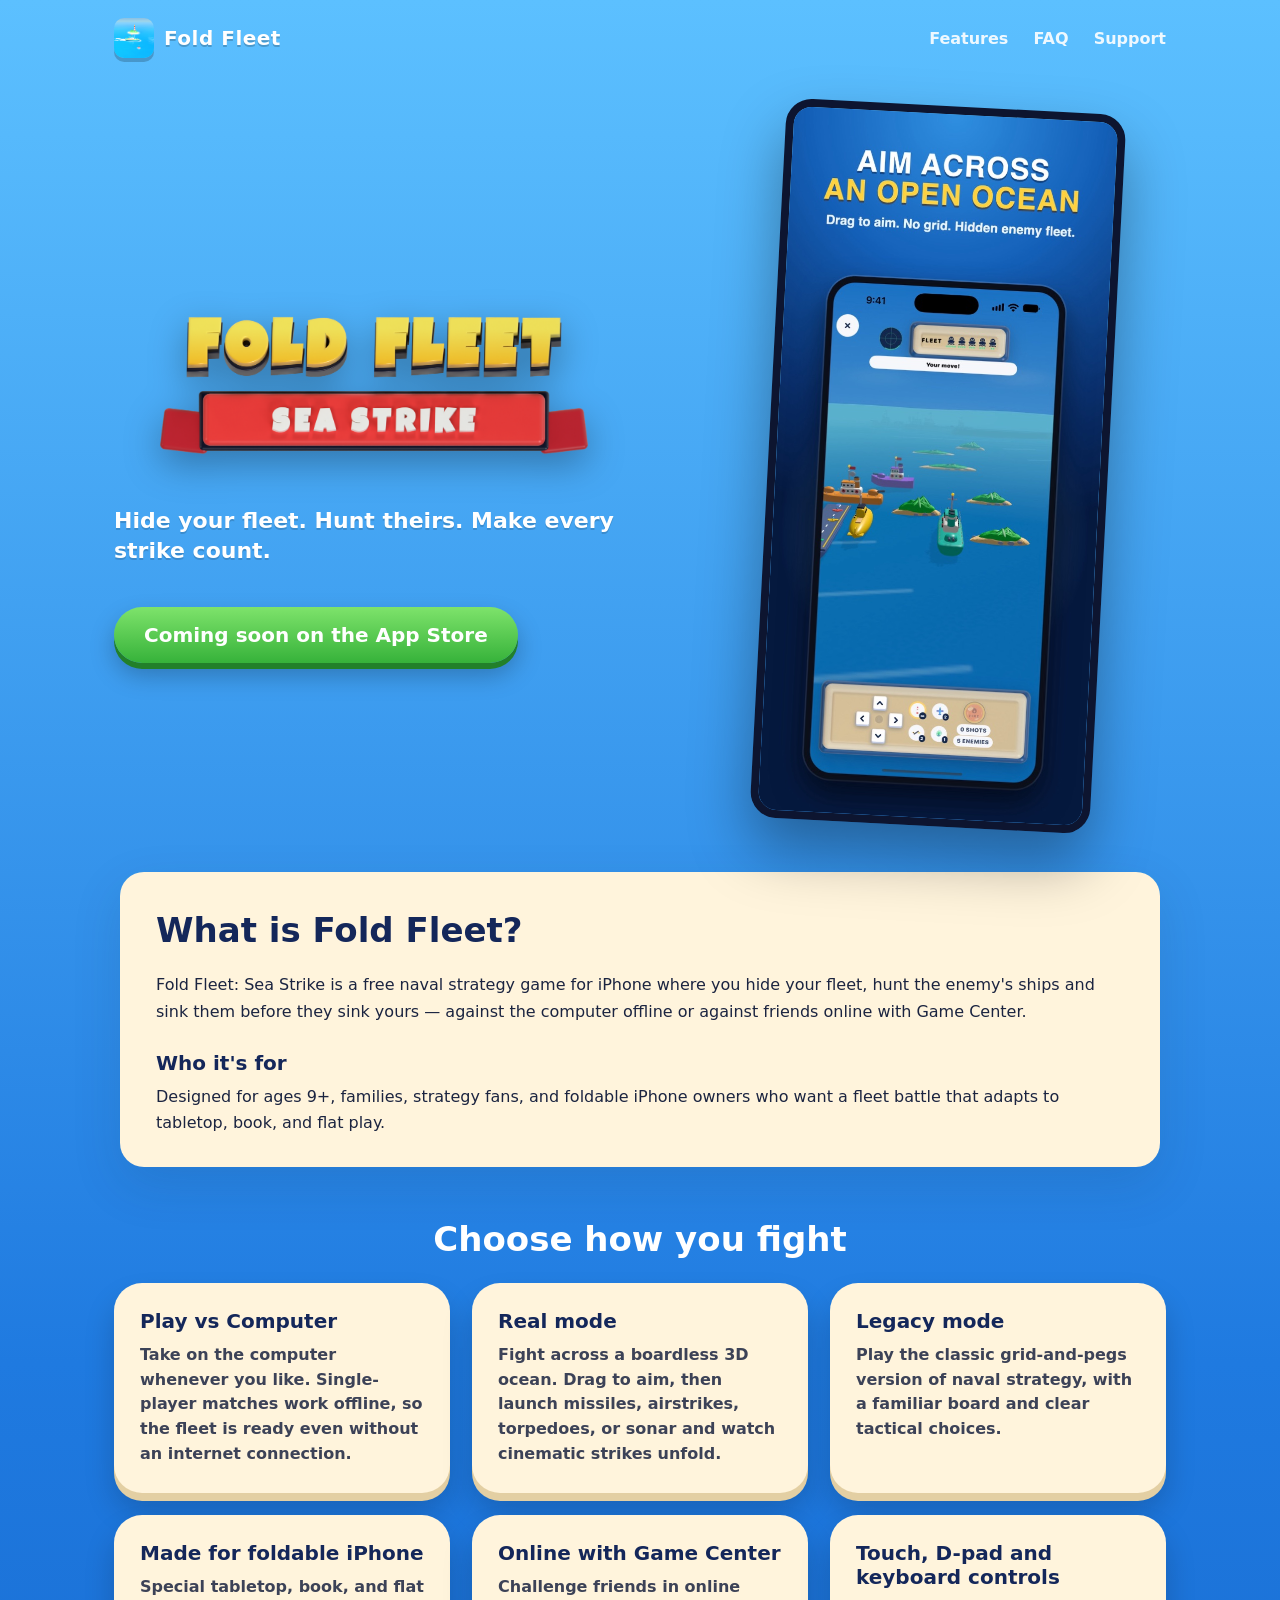
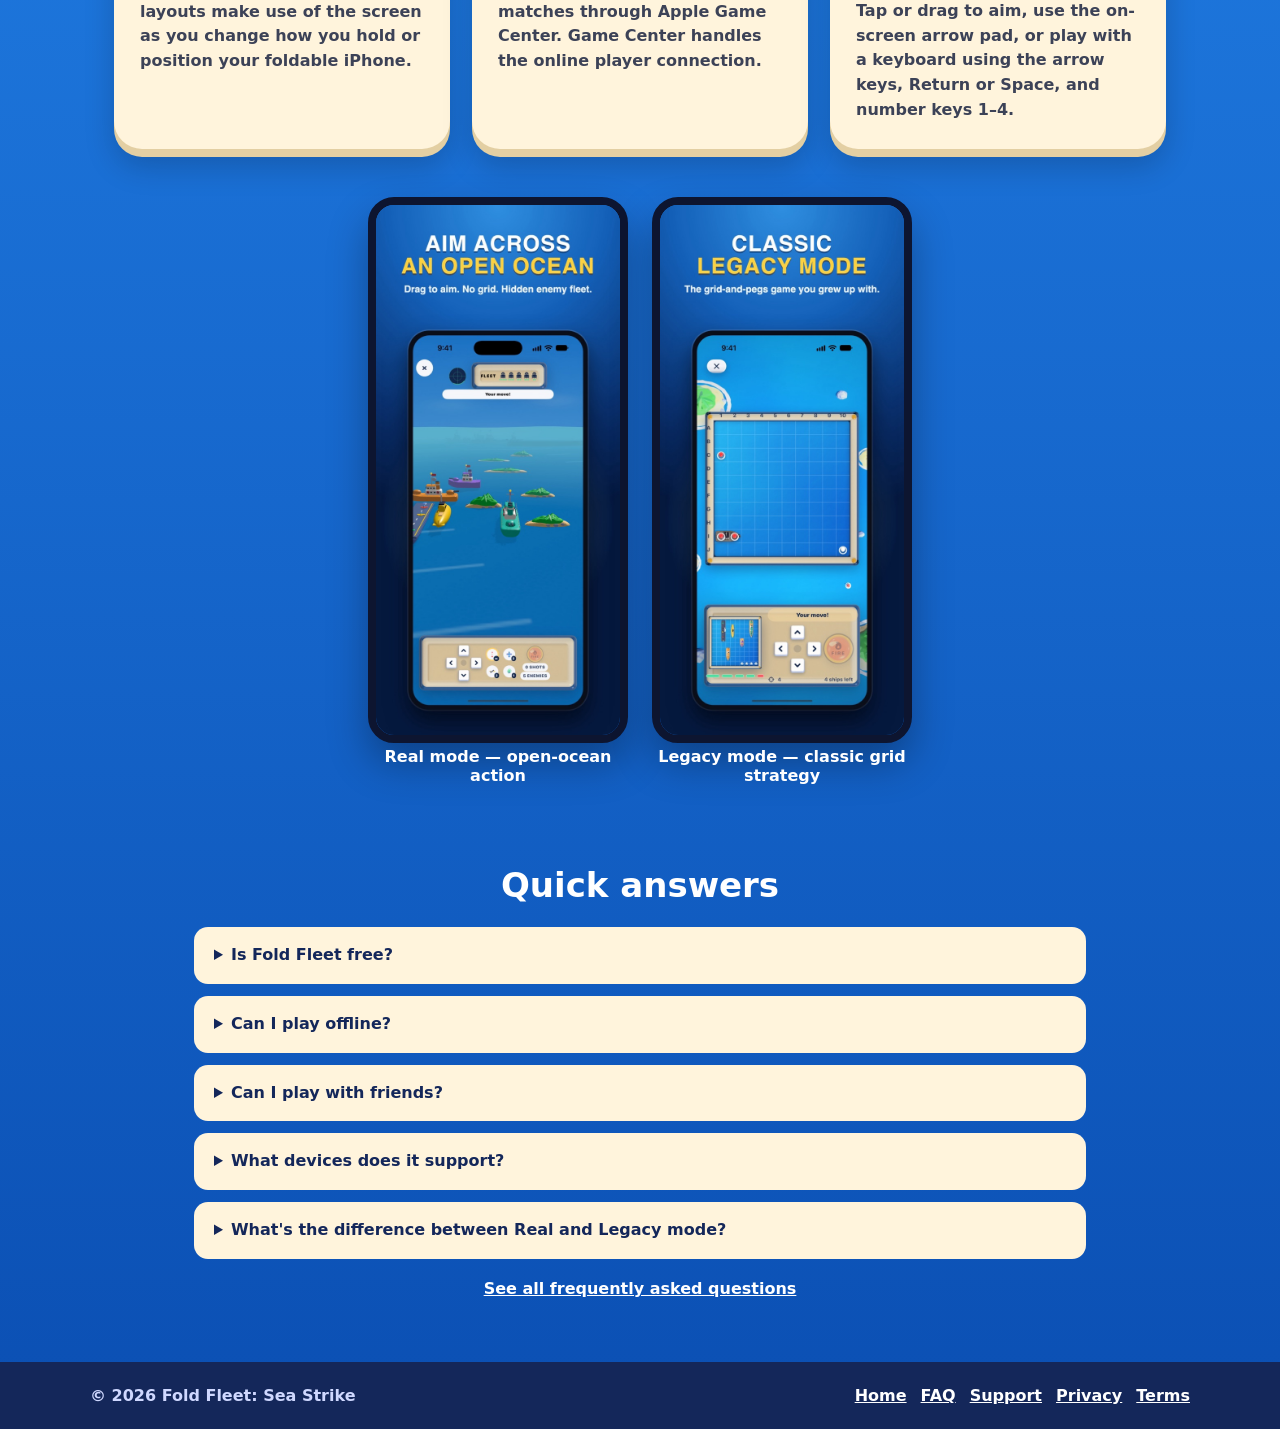
<file: index.html>
<!doctype html>
<html lang="en">
<head>
  <meta charset="utf-8">
  <meta name="viewport" content="width=device-width, initial-scale=1">
  <title>Fold Fleet: Sea Strike — Naval Strategy for iPhone</title>
  <meta name="description" content="Fold Fleet: Sea Strike is a free iPhone naval strategy game with offline computer play, online Game Center matches, Real 3D ocean battles and classic grid mode.">
  <link rel="canonical" href="https://thoufeekx.github.io/foldfleet/">
  <link rel="icon" href="assets/icon.png" type="image/png">
  <link rel="stylesheet" href="style.css">
  <meta property="og:type" content="website">
  <meta property="og:site_name" content="Fold Fleet: Sea Strike">
  <meta property="og:title" content="Fold Fleet: Sea Strike — Naval Strategy for iPhone">
  <meta property="og:description" content="A free iPhone naval strategy game with offline computer play, online Game Center matches, Real 3D ocean battles and classic grid mode.">
  <meta property="og:url" content="https://thoufeekx.github.io/foldfleet/">
  <meta property="og:image" content="https://thoufeekx.github.io/foldfleet/assets/hero.png">
  <meta property="og:image:alt" content="Fold Fleet: Sea Strike">
  <meta name="twitter:card" content="summary_large_image">
  <meta name="twitter:title" content="Fold Fleet: Sea Strike — Naval Strategy for iPhone">
  <meta name="twitter:description" content="A free iPhone naval strategy game with offline computer play, online Game Center matches, Real 3D ocean battles and classic grid mode.">
  <meta name="twitter:image" content="https://thoufeekx.github.io/foldfleet/assets/hero.png">
  <script type="application/ld+json">
  {
    "@context": "https://schema.org",
    "@graph": [
      {
        "@type": "WebSite",
        "@id": "https://thoufeekx.github.io/foldfleet/#website",
        "url": "https://thoufeekx.github.io/foldfleet/",
        "name": "Fold Fleet: Sea Strike",
        "publisher": {
          "@id": "https://thoufeekx.github.io/foldfleet/#person"
        }
      },
      {
        "@type": "Person",
        "@id": "https://thoufeekx.github.io/foldfleet/#person",
        "name": "Thoufeek Baber"
      },
      {
        "@type": "MobileApplication",
        "@id": "https://thoufeekx.github.io/foldfleet/#app",
        "name": "Fold Fleet: Sea Strike",
        "operatingSystem": "iOS 17.0 or later",
        "applicationCategory": "GameApplication",
        "genre": "Strategy",
        "description": "Fold Fleet: Sea Strike is a free naval strategy game for iPhone where you hide your fleet, hunt the enemy's ships and sink them before they sink yours — against the computer offline or against friends online with Game Center.",
        "offers": {
          "@type": "Offer",
          "price": 0,
          "priceCurrency": "USD"
        },
        "author": {
          "@id": "https://thoufeekx.github.io/foldfleet/#person"
        },
        "publisher": {
          "@id": "https://thoufeekx.github.io/foldfleet/#person"
        },
        "screenshot": [
          "https://thoufeekx.github.io/foldfleet/assets/shot-real.jpg",
          "https://thoufeekx.github.io/foldfleet/assets/shot-legacy.jpg"
        ]
      },
      {
        "@type": "FAQPage",
        "@id": "https://thoufeekx.github.io/foldfleet/#faq",
        "about": {
          "@id": "https://thoufeekx.github.io/foldfleet/#app"
        },
        "mainEntity": [
          {
            "@type": "Question",
            "name": "Is Fold Fleet free?",
            "acceptedAnswer": {
              "@type": "Answer",
              "text": "Yes, it's free to download and play."
            }
          },
          {
            "@type": "Question",
            "name": "Can I play offline?",
            "acceptedAnswer": {
              "@type": "Answer",
              "text": "Yes. Play vs Computer works without an internet connection."
            }
          },
          {
            "@type": "Question",
            "name": "Can I play with friends?",
            "acceptedAnswer": {
              "@type": "Answer",
              "text": "Yes, online matches use Apple Game Center."
            }
          },
          {
            "@type": "Question",
            "name": "What devices does it support?",
            "acceptedAnswer": {
              "@type": "Answer",
              "text": "iPhone with iOS 17 or later, with special layouts for foldable iPhone in tabletop, book and flat positions."
            }
          },
          {
            "@type": "Question",
            "name": "What's the difference between Real and Legacy mode?",
            "acceptedAnswer": {
              "@type": "Answer",
              "text": "Legacy is the classic grid with pegs. Real hides the grid: you aim across an open 3D ocean and watch cinematic strikes."
            }
          }
        ]
      }
    ]
  }
  </script>
</head>
<body>
  <header class="nav">
    <a class="brand" href="index.html">
      <img src="assets/icon.png" alt="" width="40" height="40">
      <span>Fold Fleet</span>
    </a>
    <nav aria-label="Main navigation">
      <a href="index.html#features">Features</a>
      <a href="faq.html">FAQ</a>
      <a href="support.html">Support</a>
    </nav>
  </header>

  <main>
    <section class="hero">
      <div class="hero-copy">
        <img class="logo" src="assets/logo.png" alt="Fold Fleet: Sea Strike">
        <p class="tag">Hide your fleet. Hunt theirs. Make every strike count.</p>
        <span class="cta">Coming soon on the App Store</span>
      </div>
      <figure class="hero-shot">
        <img src="assets/shot-real.jpg" alt="Fold Fleet Real mode App Store image showing ships on an open 3D ocean">
      </figure>
    </section>

    <section class="intro">
      <h2>What is Fold Fleet?</h2>
      <p>Fold Fleet: Sea Strike is a free naval strategy game for iPhone where you hide your fleet, hunt the enemy's ships and sink them before they sink yours — against the computer offline or against friends online with Game Center.</p>
      <h3>Who it's for</h3>
      <p>Designed for ages 9+, families, strategy fans, and foldable iPhone owners who want a fleet battle that adapts to tabletop, book, and flat play.</p>
    </section>

    <section class="features" id="features">
      <h2>Choose how you fight</h2>
      <div class="cards">
        <article class="card">
          <h3>Play vs Computer</h3>
          <p>Take on the computer whenever you like. Single-player matches work offline, so the fleet is ready even without an internet connection.</p>
        </article>
        <article class="card">
          <h3>Real mode</h3>
          <p>Fight across a boardless 3D ocean. Drag to aim, then launch missiles, airstrikes, torpedoes, or sonar and watch cinematic strikes unfold.</p>
        </article>
        <article class="card">
          <h3>Legacy mode</h3>
          <p>Play the classic grid-and-pegs version of naval strategy, with a familiar board and clear tactical choices.</p>
        </article>
        <article class="card">
          <h3>Made for foldable iPhone</h3>
          <p>Special tabletop, book, and flat layouts make use of the screen as you change how you hold or position your foldable iPhone.</p>
        </article>
        <article class="card">
          <h3>Online with Game Center</h3>
          <p>Challenge friends in online matches through Apple Game Center. Game Center handles the online player connection.</p>
        </article>
        <article class="card">
          <h3>Touch, D-pad and keyboard controls</h3>
          <p>Tap or drag to aim, use the on-screen arrow pad, or play with a keyboard using the arrow keys, Return or Space, and number keys 1–4.</p>
        </article>
      </div>
    </section>

    <section class="shots" aria-label="Game modes">
      <figure>
        <img src="assets/shot-real.jpg" alt="App Store preview of Fold Fleet Real mode, with ships on a 3D ocean">
        <figcaption>Real mode — open-ocean action</figcaption>
      </figure>
      <figure>
        <img src="assets/shot-legacy.jpg" alt="App Store preview of Fold Fleet Legacy mode, showing the classic grid and pegs">
        <figcaption>Legacy mode — classic grid strategy</figcaption>
      </figure>
    </section>

    <section class="faq-preview">
      <h2>Quick answers</h2>
      <div class="faq-list">
        <details>
          <summary>Is Fold Fleet free?</summary>
          <p>Yes, it's free to download and play.</p>
        </details>
        <details>
          <summary>Can I play offline?</summary>
          <p>Yes. Play vs Computer works without an internet connection.</p>
        </details>
        <details>
          <summary>Can I play with friends?</summary>
          <p>Yes, online matches use Apple Game Center.</p>
        </details>
        <details>
          <summary>What devices does it support?</summary>
          <p>iPhone with iOS 17 or later, with special layouts for foldable iPhone in tabletop, book and flat positions.</p>
        </details>
        <details>
          <summary>What's the difference between Real and Legacy mode?</summary>
          <p>Legacy is the classic grid with pegs. Real hides the grid: you aim across an open 3D ocean and watch cinematic strikes.</p>
        </details>
      </div>
      <p class="more-faq"><a href="faq.html">See all frequently asked questions</a></p>
    </section>
  </main>

  <footer class="site-footer">
    <span>© 2026 Fold Fleet: Sea Strike</span>
    <nav aria-label="Footer navigation">
      <a href="index.html">Home</a>
      <a href="faq.html">FAQ</a>
      <a href="support.html">Support</a>
      <a href="privacy.html">Privacy</a>
      <a href="terms.html">Terms</a>
    </nav>
  </footer>
</body>
</html>
</file>
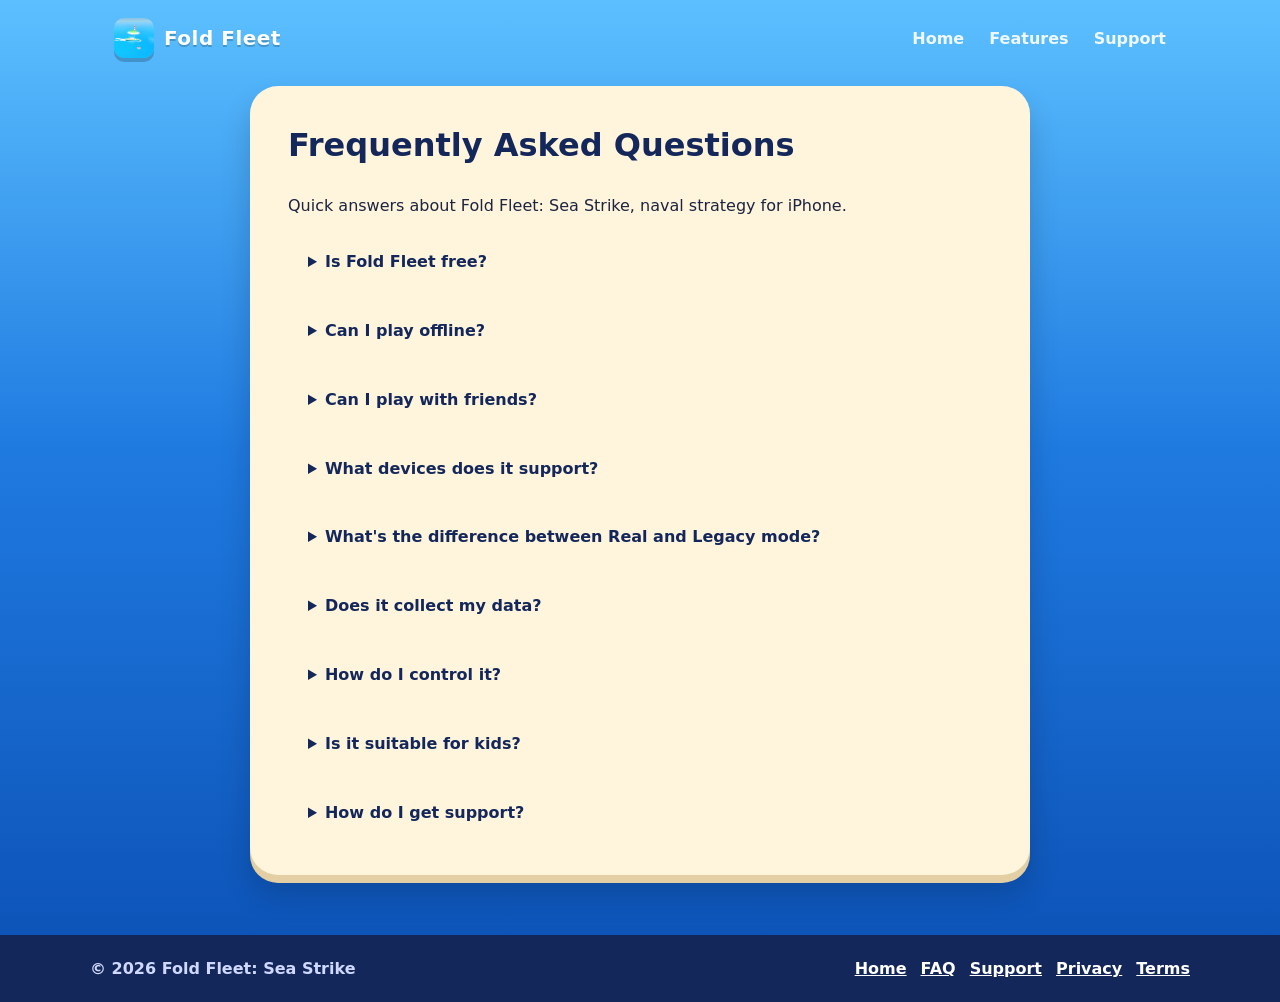
<file: faq.html>
<!doctype html>
<html lang="en">
<head>
  <meta charset="utf-8">
  <meta name="viewport" content="width=device-width, initial-scale=1">
  <title>FAQ — Fold Fleet: Sea Strike</title>
  <meta name="description" content="Answers about Fold Fleet: Sea Strike, including free and offline play, Game Center multiplayer, iPhone support, game modes, privacy, controls, and help.">
  <link rel="canonical" href="https://thoufeekx.github.io/foldfleet/faq.html">
  <link rel="icon" href="assets/icon.png" type="image/png">
  <link rel="stylesheet" href="style.css">
  <meta property="og:type" content="website">
  <meta property="og:site_name" content="Fold Fleet: Sea Strike">
  <meta property="og:title" content="FAQ — Fold Fleet: Sea Strike">
  <meta property="og:description" content="Answers about free and offline play, Game Center multiplayer, iPhone support, game modes, privacy, controls, and help.">
  <meta property="og:url" content="https://thoufeekx.github.io/foldfleet/faq.html">
  <meta property="og:image" content="https://thoufeekx.github.io/foldfleet/assets/hero.png">
  <meta property="og:image:alt" content="Fold Fleet: Sea Strike">
  <meta name="twitter:card" content="summary_large_image">
  <meta name="twitter:title" content="FAQ — Fold Fleet: Sea Strike">
  <meta name="twitter:description" content="Answers about free and offline play, Game Center multiplayer, iPhone support, game modes, privacy, controls, and help.">
  <meta name="twitter:image" content="https://thoufeekx.github.io/foldfleet/assets/hero.png">
  <script type="application/ld+json">
  {
    "@context": "https://schema.org",
    "@graph": [
      {
        "@type": "FAQPage",
        "@id": "https://thoufeekx.github.io/foldfleet/faq.html#faq",
        "about": {
          "@id": "https://thoufeekx.github.io/foldfleet/#app"
        },
        "mainEntity": [
          {
            "@type": "Question",
            "name": "Is Fold Fleet free?",
            "acceptedAnswer": {
              "@type": "Answer",
              "text": "Yes, it's free to download and play."
            }
          },
          {
            "@type": "Question",
            "name": "Can I play offline?",
            "acceptedAnswer": {
              "@type": "Answer",
              "text": "Yes. Play vs Computer works without an internet connection."
            }
          },
          {
            "@type": "Question",
            "name": "Can I play with friends?",
            "acceptedAnswer": {
              "@type": "Answer",
              "text": "Yes, online matches use Apple Game Center."
            }
          },
          {
            "@type": "Question",
            "name": "What devices does it support?",
            "acceptedAnswer": {
              "@type": "Answer",
              "text": "iPhone with iOS 17 or later, with special layouts for foldable iPhone in tabletop, book and flat positions."
            }
          },
          {
            "@type": "Question",
            "name": "What's the difference between Real and Legacy mode?",
            "acceptedAnswer": {
              "@type": "Answer",
              "text": "Legacy is the classic grid with pegs. Real hides the grid: you aim across an open 3D ocean and watch cinematic strikes."
            }
          },
          {
            "@type": "Question",
            "name": "Does it collect my data?",
            "acceptedAnswer": {
              "@type": "Answer",
              "text": "No. The app collects no personal data and has no ads or tracking. Game Center is provided by Apple."
            }
          },
          {
            "@type": "Question",
            "name": "How do I control it?",
            "acceptedAnswer": {
              "@type": "Answer",
              "text": "Tap or drag to aim, use the on-screen arrow pad, or a keyboard (arrow keys, Return/Space to fire, 1–4 for weapons)."
            }
          },
          {
            "@type": "Question",
            "name": "Is it suitable for kids?",
            "acceptedAnswer": {
              "@type": "Answer",
              "text": "Yes: cartoon clay ships, no blood, no chat with strangers."
            }
          },
          {
            "@type": "Question",
            "name": "How do I get support?",
            "acceptedAnswer": {
              "@type": "Answer",
              "text": "Visit the support page to contact the developer."
            }
          }
        ]
      },
      {
        "@type": "BreadcrumbList",
        "@id": "https://thoufeekx.github.io/foldfleet/faq.html#breadcrumbs",
        "itemListElement": [
          {
            "@type": "ListItem",
            "position": 1,
            "name": "Home",
            "item": "https://thoufeekx.github.io/foldfleet/"
          },
          {
            "@type": "ListItem",
            "position": 2,
            "name": "FAQ",
            "item": "https://thoufeekx.github.io/foldfleet/faq.html"
          }
        ]
      }
    ]
  }
  </script>
</head>
<body>
  <header class="nav">
    <a class="brand" href="index.html"><img src="assets/icon.png" alt="" width="40" height="40"><span>Fold Fleet</span></a>
    <nav aria-label="Main navigation">
      <a href="index.html">Home</a>
      <a href="index.html#features">Features</a>
      <a href="support.html">Support</a>
    </nav>
  </header>
  <main class="doc">
    <h1>Frequently Asked Questions</h1>
    <p>Quick answers about Fold Fleet: Sea Strike, naval strategy for iPhone.</p>
    <div class="faq-list">
      <details>
        <summary>Is Fold Fleet free?</summary>
        <p>Yes, it's free to download and play.</p>
      </details>
      <details>
        <summary>Can I play offline?</summary>
        <p>Yes. Play vs Computer works without an internet connection.</p>
      </details>
      <details>
        <summary>Can I play with friends?</summary>
        <p>Yes, online matches use Apple Game Center.</p>
      </details>
      <details>
        <summary>What devices does it support?</summary>
        <p>iPhone with iOS 17 or later, with special layouts for foldable iPhone in tabletop, book and flat positions.</p>
      </details>
      <details>
        <summary>What's the difference between Real and Legacy mode?</summary>
        <p>Legacy is the classic grid with pegs. Real hides the grid: you aim across an open 3D ocean and watch cinematic strikes.</p>
      </details>
      <details>
        <summary>Does it collect my data?</summary>
        <p>No. The app collects no personal data and has no ads or tracking. Game Center is provided by Apple.</p>
      </details>
      <details>
        <summary>How do I control it?</summary>
        <p>Tap or drag to aim, use the on-screen arrow pad, or a keyboard (arrow keys, Return/Space to fire, 1–4 for weapons).</p>
      </details>
      <details>
        <summary>Is it suitable for kids?</summary>
        <p>Yes: cartoon clay ships, no blood, no chat with strangers.</p>
      </details>
      <details>
        <summary>How do I get support?</summary>
        <p>Visit the <a href="support.html">support page</a> to contact the developer.</p>
      </details>
    </div>
  </main>
  <footer class="site-footer">
    <span>© 2026 Fold Fleet: Sea Strike</span>
    <nav aria-label="Footer navigation">
      <a href="index.html">Home</a>
      <a href="faq.html">FAQ</a>
      <a href="support.html">Support</a>
      <a href="privacy.html">Privacy</a>
      <a href="terms.html">Terms</a>
    </nav>
  </footer>
</body>
</html>
</file>
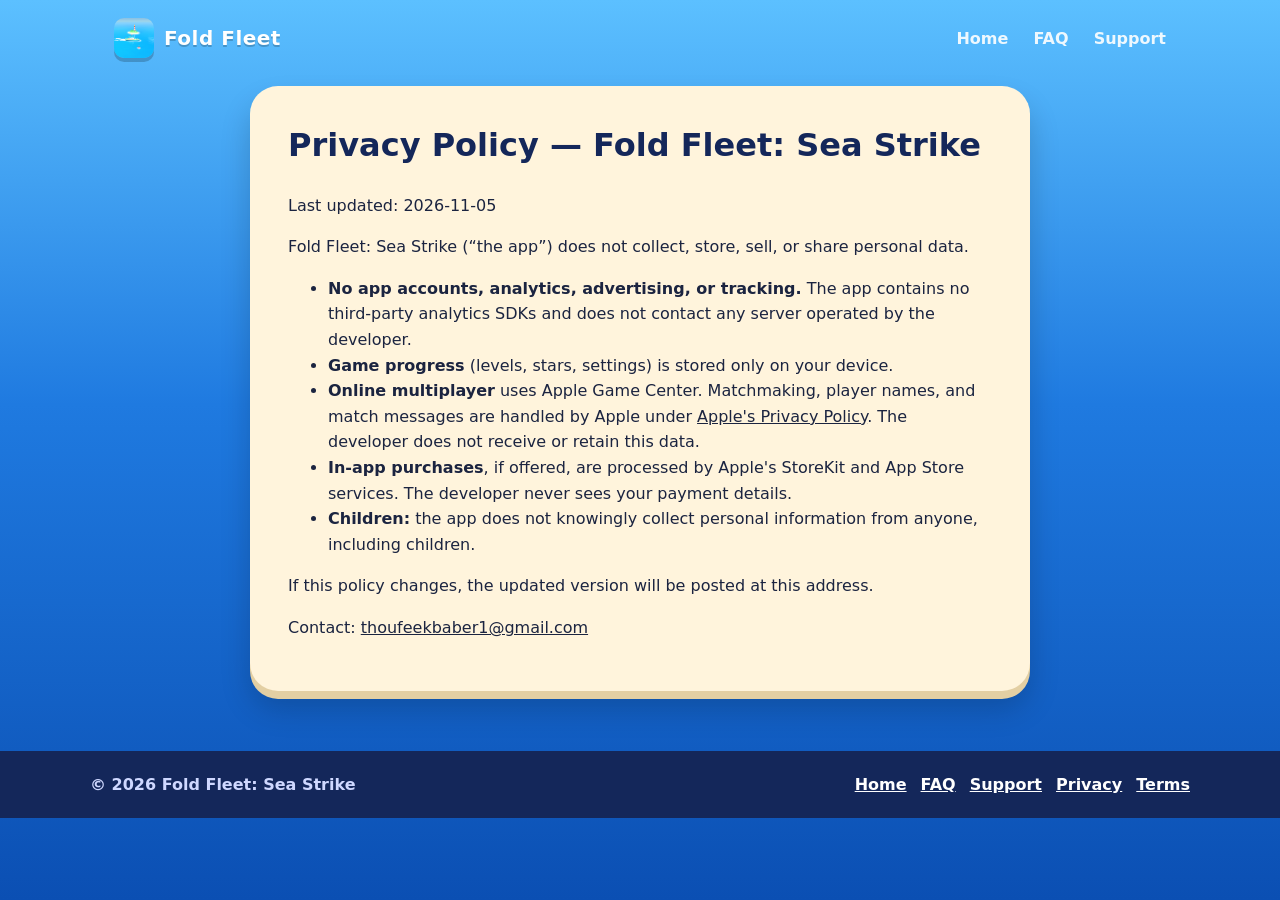
<file: privacy.html>
<!doctype html>
<html lang="en">
<head>
  <meta charset="utf-8">
  <meta name="viewport" content="width=device-width, initial-scale=1">
  <title>Privacy Policy — Fold Fleet: Sea Strike</title>
  <meta name="description" content="Fold Fleet's privacy policy: no personal data collection, analytics, ads, or tracking. Progress stays on your device; Apple provides Game Center and StoreKit.">
  <link rel="canonical" href="https://thoufeekx.github.io/foldfleet/privacy.html">
  <link rel="icon" href="assets/icon.png" type="image/png">
  <link rel="stylesheet" href="style.css">
  <meta property="og:type" content="website">
  <meta property="og:site_name" content="Fold Fleet: Sea Strike">
  <meta property="og:title" content="Privacy Policy — Fold Fleet: Sea Strike">
  <meta property="og:description" content="No personal data collection, analytics, ads, or tracking. Progress stays on your device; Apple provides Game Center and StoreKit.">
  <meta property="og:url" content="https://thoufeekx.github.io/foldfleet/privacy.html">
  <meta property="og:image" content="https://thoufeekx.github.io/foldfleet/assets/hero.png">
  <meta property="og:image:alt" content="Fold Fleet: Sea Strike">
  <meta name="twitter:card" content="summary_large_image">
  <meta name="twitter:title" content="Privacy Policy — Fold Fleet: Sea Strike">
  <meta name="twitter:description" content="No personal data collection, analytics, ads, or tracking. Progress stays on your device; Apple provides Game Center and StoreKit.">
  <meta name="twitter:image" content="https://thoufeekx.github.io/foldfleet/assets/hero.png">
</head>
<body>
  <header class="nav">
    <a class="brand" href="index.html"><img src="assets/icon.png" alt="" width="40" height="40"><span>Fold Fleet</span></a>
    <nav aria-label="Main navigation">
      <a href="index.html">Home</a>
      <a href="faq.html">FAQ</a>
      <a href="support.html">Support</a>
    </nav>
  </header>
  <main class="doc">
    <h1>Privacy Policy — Fold Fleet: Sea Strike</h1>
    <p class="muted">Last updated: 2026-11-05</p>
    <p>Fold Fleet: Sea Strike (“the app”) does not collect, store, sell, or share personal data.</p>
    <ul>
      <li><strong>No app accounts, analytics, advertising, or tracking.</strong> The app contains no third-party analytics SDKs and does not contact any server operated by the developer.</li>
      <li><strong>Game progress</strong> (levels, stars, settings) is stored only on your device.</li>
      <li><strong>Online multiplayer</strong> uses Apple Game Center. Matchmaking, player names, and match messages are handled by Apple under <a href="https://www.apple.com/legal/privacy/">Apple's Privacy Policy</a>. The developer does not receive or retain this data.</li>
      <li><strong>In-app purchases</strong>, if offered, are processed by Apple's StoreKit and App Store services. The developer never sees your payment details.</li>
      <li><strong>Children:</strong> the app does not knowingly collect personal information from anyone, including children.</li>
    </ul>
    <p>If this policy changes, the updated version will be posted at this address.</p>
    <p>Contact: <a href="mailto:thoufeekbaber1@gmail.com">thoufeekbaber1@gmail.com</a></p>
  </main>
  <footer class="site-footer">
    <span>© 2026 Fold Fleet: Sea Strike</span>
    <nav aria-label="Footer navigation">
      <a href="index.html">Home</a>
      <a href="faq.html">FAQ</a>
      <a href="support.html">Support</a>
      <a href="privacy.html">Privacy</a>
      <a href="terms.html">Terms</a>
    </nav>
  </footer>
</body>
</html>
</file>
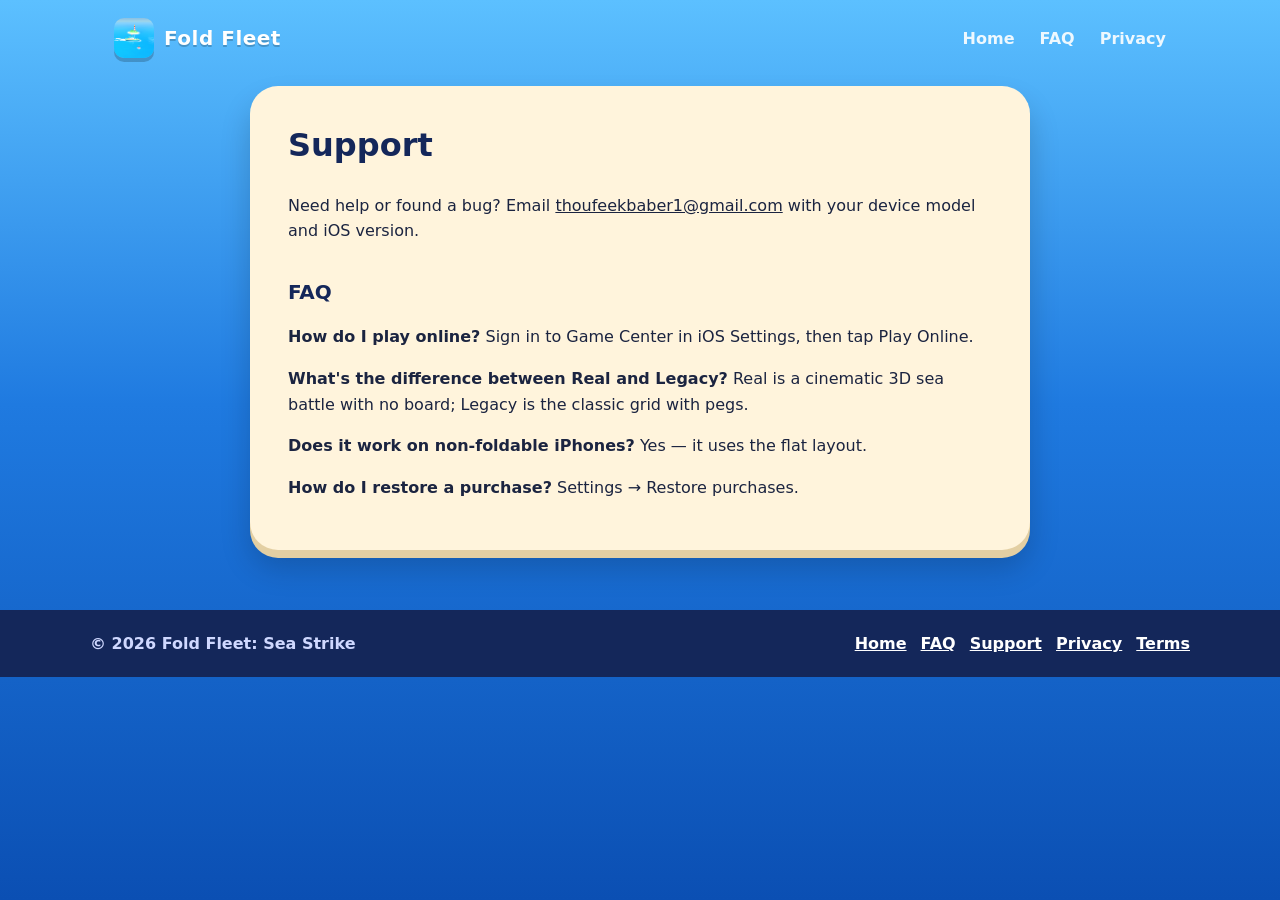
<file: support.html>
<!doctype html>
<html lang="en">
<head>
  <meta charset="utf-8">
  <meta name="viewport" content="width=device-width, initial-scale=1">
  <title>Support — Fold Fleet: Sea Strike</title>
  <meta name="description" content="Get help with Fold Fleet: Sea Strike. Contact the developer about gameplay, bugs, compatibility, or purchase questions.">
  <link rel="canonical" href="https://thoufeekx.github.io/foldfleet/support.html">
  <link rel="icon" href="assets/icon.png" type="image/png">
  <link rel="stylesheet" href="style.css">
  <meta property="og:type" content="website">
  <meta property="og:site_name" content="Fold Fleet: Sea Strike">
  <meta property="og:title" content="Support — Fold Fleet: Sea Strike">
  <meta property="og:description" content="Get help with gameplay, bugs, compatibility, or purchase questions.">
  <meta property="og:url" content="https://thoufeekx.github.io/foldfleet/support.html">
  <meta property="og:image" content="https://thoufeekx.github.io/foldfleet/assets/hero.png">
  <meta property="og:image:alt" content="Fold Fleet: Sea Strike">
  <meta name="twitter:card" content="summary_large_image">
  <meta name="twitter:title" content="Support — Fold Fleet: Sea Strike">
  <meta name="twitter:description" content="Get help with gameplay, bugs, compatibility, or purchase questions.">
  <meta name="twitter:image" content="https://thoufeekx.github.io/foldfleet/assets/hero.png">
</head>
<body>
  <header class="nav">
    <a class="brand" href="index.html"><img src="assets/icon.png" alt="" width="40" height="40"><span>Fold Fleet</span></a>
    <nav aria-label="Main navigation">
      <a href="index.html">Home</a>
      <a href="faq.html">FAQ</a>
      <a href="privacy.html">Privacy</a>
    </nav>
  </header>
  <main class="doc">
    <h1>Support</h1>
    <p>Need help or found a bug? Email <a href="mailto:thoufeekbaber1@gmail.com">thoufeekbaber1@gmail.com</a> with your device model and iOS version.</p>
    <h2>FAQ</h2>
    <p><strong>How do I play online?</strong> Sign in to Game Center in iOS Settings, then tap Play Online.</p>
    <p><strong>What's the difference between Real and Legacy?</strong> Real is a cinematic 3D sea battle with no board; Legacy is the classic grid with pegs.</p>
    <p><strong>Does it work on non-foldable iPhones?</strong> Yes — it uses the flat layout.</p>
    <p><strong>How do I restore a purchase?</strong> Settings → Restore purchases.</p>
  </main>
  <footer class="site-footer">
    <span>© 2026 Fold Fleet: Sea Strike</span>
    <nav aria-label="Footer navigation">
      <a href="index.html">Home</a>
      <a href="faq.html">FAQ</a>
      <a href="support.html">Support</a>
      <a href="privacy.html">Privacy</a>
      <a href="terms.html">Terms</a>
    </nav>
  </footer>
</body>
</html>
</file>
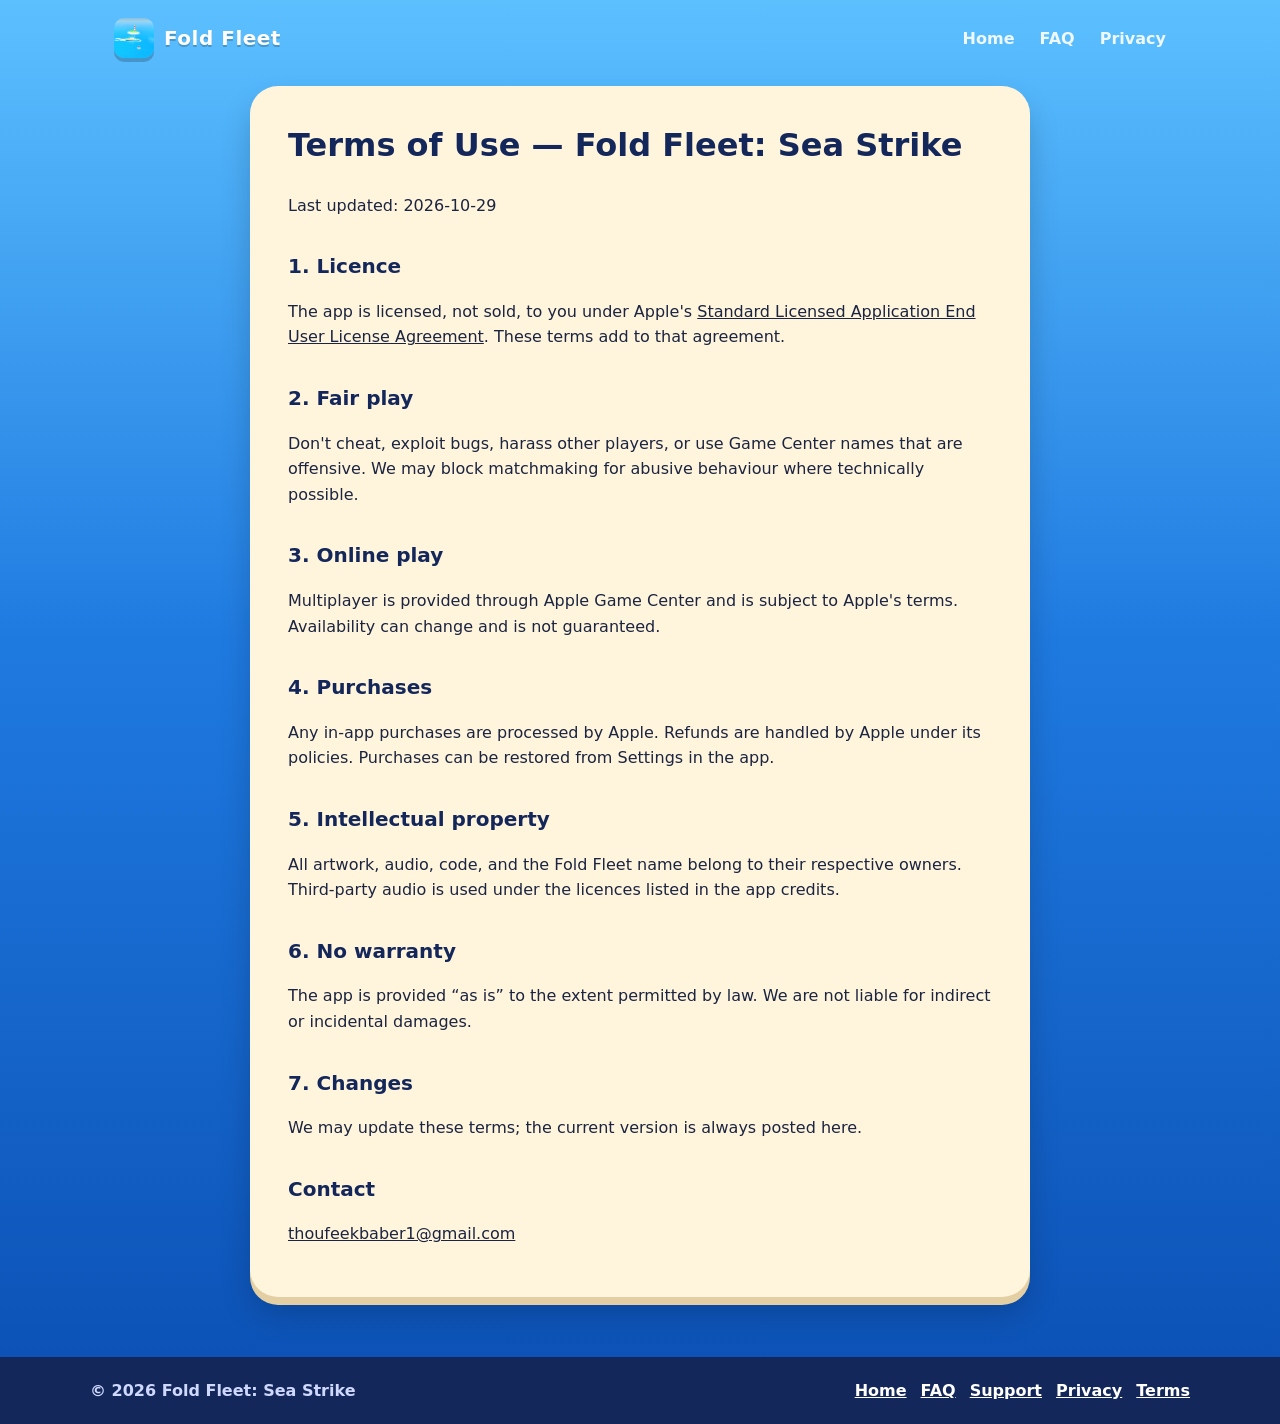
<file: terms.html>
<!doctype html>
<html lang="en">
<head>
  <meta charset="utf-8">
  <meta name="viewport" content="width=device-width, initial-scale=1">
  <title>Terms of Use — Fold Fleet: Sea Strike</title>
  <meta name="description" content="Read the Terms of Use for Fold Fleet: Sea Strike, including app use, Apple purchases, Game Center multiplayer, and availability.">
  <link rel="canonical" href="https://thoufeekx.github.io/foldfleet/terms.html">
  <link rel="icon" href="assets/icon.png" type="image/png">
  <link rel="stylesheet" href="style.css">
  <meta property="og:type" content="website">
  <meta property="og:site_name" content="Fold Fleet: Sea Strike">
  <meta property="og:title" content="Terms of Use — Fold Fleet: Sea Strike">
  <meta property="og:description" content="Terms covering use of Fold Fleet, Apple purchases, Game Center multiplayer, and availability.">
  <meta property="og:url" content="https://thoufeekx.github.io/foldfleet/terms.html">
  <meta property="og:image" content="https://thoufeekx.github.io/foldfleet/assets/hero.png">
  <meta property="og:image:alt" content="Fold Fleet: Sea Strike">
  <meta name="twitter:card" content="summary_large_image">
  <meta name="twitter:title" content="Terms of Use — Fold Fleet: Sea Strike">
  <meta name="twitter:description" content="Terms covering use of Fold Fleet, Apple purchases, Game Center multiplayer, and availability.">
  <meta name="twitter:image" content="https://thoufeekx.github.io/foldfleet/assets/hero.png">
</head>
<body>
  <header class="nav">
    <a class="brand" href="index.html"><img src="assets/icon.png" alt="" width="40" height="40"><span>Fold Fleet</span></a>
    <nav aria-label="Main navigation">
      <a href="index.html">Home</a>
      <a href="faq.html">FAQ</a>
      <a href="privacy.html">Privacy</a>
    </nav>
  </header>
  <main class="doc">
    <h1>Terms of Use — Fold Fleet: Sea Strike</h1>
    <p class="muted">Last updated: 2026-10-29</p>
    <h2>1. Licence</h2>
    <p>The app is licensed, not sold, to you under Apple's <a href="https://www.apple.com/legal/internet-services/itunes/dev/stdeula/">Standard Licensed Application End User License Agreement</a>. These terms add to that agreement.</p>
    <h2>2. Fair play</h2>
    <p>Don't cheat, exploit bugs, harass other players, or use Game Center names that are offensive. We may block matchmaking for abusive behaviour where technically possible.</p>
    <h2>3. Online play</h2>
    <p>Multiplayer is provided through Apple Game Center and is subject to Apple's terms. Availability can change and is not guaranteed.</p>
    <h2>4. Purchases</h2>
    <p>Any in-app purchases are processed by Apple. Refunds are handled by Apple under its policies. Purchases can be restored from Settings in the app.</p>
    <h2>5. Intellectual property</h2>
    <p>All artwork, audio, code, and the Fold Fleet name belong to their respective owners. Third-party audio is used under the licences listed in the app credits.</p>
    <h2>6. No warranty</h2>
    <p>The app is provided “as is” to the extent permitted by law. We are not liable for indirect or incidental damages.</p>
    <h2>7. Changes</h2>
    <p>We may update these terms; the current version is always posted here.</p>
    <h2>Contact</h2>
    <p><a href="mailto:thoufeekbaber1@gmail.com">thoufeekbaber1@gmail.com</a></p>
  </main>
  <footer class="site-footer">
    <span>© 2026 Fold Fleet: Sea Strike</span>
    <nav aria-label="Footer navigation">
      <a href="index.html">Home</a>
      <a href="faq.html">FAQ</a>
      <a href="support.html">Support</a>
      <a href="privacy.html">Privacy</a>
      <a href="terms.html">Terms</a>
    </nav>
  </footer>
</body>
</html>
</file>
<file: style.css>
:root{--navy:#14275a;--sea:#1f7ae0;--sea2:#0b4fb3;--cream:#fff4dc;--coral:#ff6b4a;--sun:#ffc93c;--ink:#1b2440}
*{box-sizing:border-box}html{scroll-behavior:smooth;background:#0b4fb3}
body{margin:0;font-family:"SF Pro Rounded",ui-rounded,"Nunito",system-ui,-apple-system,sans-serif;color:var(--ink);background:linear-gradient(180deg,#5cc0ff 0%,var(--sea) 45%,var(--sea2) 100%);min-height:100vh}
a{color:inherit}
.nav{display:flex;align-items:center;justify-content:space-between;max-width:1100px;margin:0 auto;padding:18px 24px}
.nav .brand{display:flex;align-items:center;gap:10px;font-weight:900;color:#fff;text-decoration:none;font-size:20px;letter-spacing:.5px;text-shadow:0 2px 0 rgba(0,0,0,.2)}
.nav .brand img{width:40px;height:40px;border-radius:10px;box-shadow:0 4px 0 rgba(0,0,0,.2)}
.nav nav a{color:#fff;font-weight:800;text-decoration:none;margin-left:20px;opacity:.9}
.hero{max-width:1100px;margin:0 auto;padding:30px 24px 60px;display:grid;grid-template-columns:1.1fr .9fr;gap:40px;align-items:center}
.hero img.logo{width:100%;max-width:520px;filter:drop-shadow(0 12px 18px rgba(0,0,0,.3))}
.hero p.tag{color:#fff;font-size:22px;font-weight:700;line-height:1.4;max-width:520px;text-shadow:0 2px 0 rgba(0,0,0,.15)}
.cta{display:inline-block;margin-top:18px;background:linear-gradient(180deg,#7ee36b,#36b23a);color:#fff;font-weight:900;font-size:20px;padding:16px 30px;border-radius:999px;text-decoration:none;box-shadow:0 6px 0 #22802a,0 12px 24px rgba(0,0,0,.25)}
.cta small{display:block;font-size:12px;opacity:.85;font-weight:700}
.phone{justify-self:center;width:300px;border-radius:44px;padding:12px;background:#0d1530;box-shadow:0 30px 60px rgba(0,0,0,.35);transform:rotate(3deg)}
.phone img{width:100%;display:block;border-radius:34px}
.cards{max-width:1100px;margin:0 auto;padding:0 24px 70px;display:grid;grid-template-columns:repeat(3,1fr);gap:22px}
.card{background:var(--cream);border-radius:28px;padding:26px;box-shadow:0 8px 0 #e3cfa3,0 18px 30px rgba(0,0,0,.18)}
.card h3{margin:.2em 0;font-size:22px;color:var(--navy)}.card p{margin:0;line-height:1.5;font-weight:600;opacity:.85}
.card .em{font-size:34px}
.shots{max-width:1100px;margin:0 auto;padding:0 24px 80px;display:flex;gap:24px;justify-content:center;flex-wrap:wrap}
.shots figure{margin:0;width:260px;text-align:center;color:#fff;font-weight:800}
.shots img{width:100%;border-radius:26px;border:8px solid #0d1530;box-shadow:0 20px 40px rgba(0,0,0,.3)}
footer{background:var(--navy);color:#cfd8ff;padding:28px 24px;text-align:center;font-weight:700}
footer a{margin:0 12px;color:#fff}
.doc{max-width:780px;margin:10px auto 60px;background:var(--cream);border-radius:28px;padding:34px 38px;box-shadow:0 8px 0 #e3cfa3,0 18px 30px rgba(0,0,0,.18);line-height:1.6}
.doc h1{color:var(--navy);margin-top:0}.doc h2{color:var(--navy);font-size:20px;margin-top:1.6em}
@media(max-width:820px){.hero{grid-template-columns:1fr;text-align:center}.hero img.logo,.hero p.tag{margin:0 auto}.cards{grid-template-columns:1fr}.phone{transform:none}}
.hero>*,.cards>*{min-width:0}
@media(max-width:820px){.nav{flex-wrap:wrap;gap:8px}.nav nav a{margin:0 14px 0 0}.hero p.tag{font-size:19px}.phone{width:min(300px,86vw)}.shots figure{width:min(260px,80vw)}}

.hero p.tag{color:#fff;font-size:22px;font-weight:700;line-height:1.4;max-width:520px;text-shadow:0 2px 0 rgba(0,0,0,.15)}
.hero-shot{justify-self:center;width:min(340px,100%);margin:0;transform:rotate(3deg)}
.hero-shot img{display:block;width:100%;border-radius:26px;border:8px solid #0d1530;box-shadow:0 30px 60px rgba(0,0,0,.35)}
.intro{max-width:1040px;margin:-14px auto 52px;padding:30px 36px;background:var(--cream);border-radius:24px;color:var(--ink);line-height:1.65;box-shadow:0 18px 50px #18315222}
.intro h2,.features>h2,.faq-preview>h2{margin:0 0 14px;color:var(--navy);font-size:clamp(25px,3vw,34px)}
.intro h3{margin:22px 0 4px;color:var(--navy);font-size:20px}
.intro p{margin:0}
.features{max-width:1100px;margin:0 auto;padding:0 24px 48px}
.features>h2{text-align:center;color:#fff;margin-bottom:24px}
.features .cards{padding:0}
.card h3{margin:0 0 10px;color:var(--navy);font-size:20px}
.card p{margin:0;line-height:1.55}
.faq-preview{max-width:940px;margin:0 auto;padding:0 24px 64px}
.faq-preview>h2{text-align:center;color:#fff;margin-bottom:22px}
.faq-list{display:grid;gap:12px}
.faq-list details{padding:16px 20px;background:var(--cream);border-radius:14px;color:var(--ink);line-height:1.55}
.faq-list summary{color:var(--navy);font-weight:800;cursor:pointer}
.faq-list p{margin:10px 0 0}
.more-faq{text-align:center;margin:20px 0 0}
.more-faq a{color:#fff;font-weight:800}
.site-footer{display:flex;align-items:center;justify-content:space-between;gap:18px;flex-wrap:wrap;padding:24px max(24px,calc((100% - 1100px)/2))}
.site-footer nav{display:flex;flex-wrap:wrap;gap:14px}
.site-footer nav a{margin:0}
.doc h3{color:var(--navy)}
.intro,.features,.faq-preview,.doc,.site-footer{min-width:0}
.intro p,.card p,.doc :where(p,li,a),.faq-list summary,.site-footer nav a{overflow-wrap:anywhere}
@media(max-width:820px){
  .hero-shot{transform:none;width:min(340px,100%)}
  .intro{margin:0 16px 38px;padding:24px}
  .features{padding:0 16px 38px}
  .faq-preview{padding:0 16px 46px}
  .site-footer{justify-content:center;text-align:center;padding:22px 16px}
  .site-footer nav{justify-content:center;gap:10px 16px}
  .nav nav{display:flex;flex-wrap:wrap;gap:8px 14px;width:100%;min-width:0}
  .nav nav a{margin:0}
  .doc{width:100%;max-width:calc(100% - 32px);min-width:0;margin:28px auto 60px;overflow-wrap:anywhere}
  .doc h1{font-size:clamp(24px,7vw,32px);line-height:1.2}
  .doc :where(p,li,a,summary){overflow-wrap:anywhere}
  .faq-list,.faq-list details{min-width:0;max-width:100%}
  .faq-list summary{display:block;white-space:normal}
  .site-footer nav{width:100%;min-width:0;max-width:100%}
}
</file>
